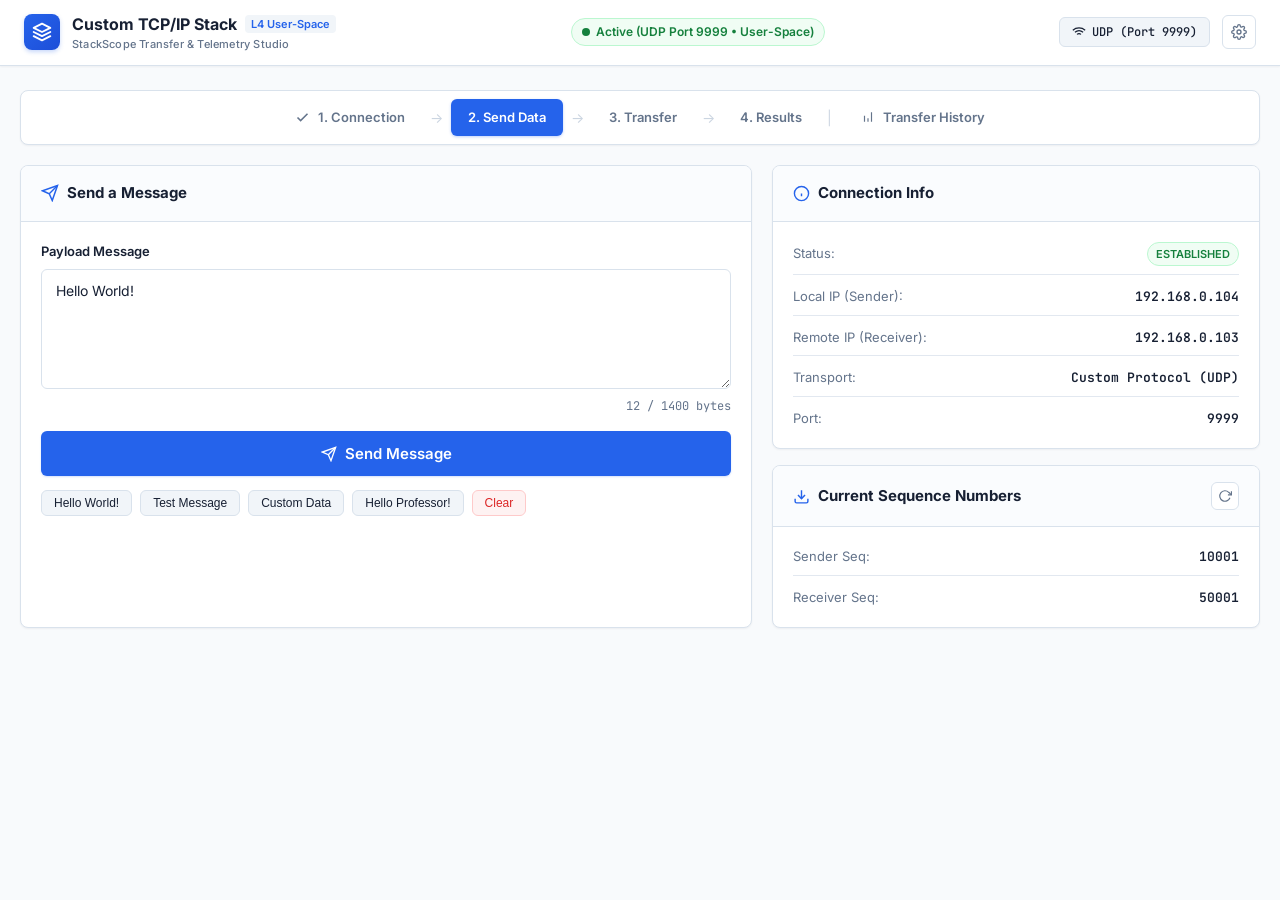
<file: index.html>
<!DOCTYPE html>
<html lang="en">
<head>
  <meta charset="UTF-8">
  <meta name="viewport" content="width=device-width, initial-scale=1.0">
  <title>StackScope — Custom TCP/IP Packet Analyzer & Transfer Studio</title>
  <link rel="preconnect" href="https://fonts.googleapis.com">
  <link rel="preconnect" href="https://fonts.gstatic.com" crossorigin>
  <link href="https://fonts.googleapis.com/css2?family=Inter:wght@400;500;600;700&family=JetBrains+Mono:wght@400;500;600;700&display=swap" rel="stylesheet">
  <style>
    :root {
      --bg: #F8FAFC;
      --card-bg: #FFFFFF;
      --border: #D9E2EC;
      --border-subtle: #E2E8F0;
      --primary: #2563EB;
      --primary-hover: #1D4ED8;
      --primary-light: #EFF6FF;
      --primary-border: #BFDBFE;
      --success: #15803D;
      --success-light: #F0FDF4;
      --success-border: #BBF7D0;
      --teal: #0D9488;
      --teal-light: #F0FDFA;
      --teal-border: #99F6E4;
      --text: #172033;
      --text-muted: #64748B;
      --text-subtle: #94A3B8;
      --warning: #D97706;
      --danger: #DC2626;
      --shadow-sm: 0 1px 2px 0 rgba(16, 24, 40, 0.05);
      --shadow-md: 0 4px 6px -1px rgba(16, 24, 40, 0.08), 0 2px 4px -2px rgba(16, 24, 40, 0.04);
      --shadow-lg: 0 10px 15px -3px rgba(16, 24, 40, 0.08), 0 4px 6px -4px rgba(16, 24, 40, 0.03);
      --font-sans: 'Inter', -apple-system, BlinkMacSystemFont, "Segoe UI", Roboto, sans-serif;
      --font-mono: 'JetBrains Mono', Consolas, "SF Mono", monospace;
    }

    * { box-sizing: border-box; margin: 0; padding: 0; }

    body {
      background-color: var(--bg);
      color: var(--text);
      font-family: var(--font-sans);
      font-size: 14px;
      line-height: 1.5;
      min-height: 100vh;
      display: flex;
      flex-direction: column;
    }

    /* Top Navigation Bar */
    header {
      background: var(--card-bg);
      border-bottom: 1px solid var(--border);
      padding: 12px 24px;
      display: flex;
      align-items: center;
      justify-content: space-between;
      position: sticky;
      top: 0;
      z-index: 50;
      box-shadow: var(--shadow-sm);
    }

    .brand-wrap {
      display: flex;
      align-items: center;
      gap: 12px;
    }

    .brand-icon {
      width: 36px;
      height: 36px;
      border-radius: 8px;
      background: linear-gradient(135deg, #2563EB, #1D4ED8);
      display: flex;
      align-items: center;
      justify-content: center;
      color: #fff;
      box-shadow: 0 2px 4px rgba(37, 99, 235, 0.25);
    }

    .brand-title {
      font-size: 16px;
      font-weight: 700;
      color: var(--text);
      display: flex;
      align-items: center;
      gap: 8px;
    }

    .brand-subtitle {
      font-size: 11px;
      font-weight: 500;
      color: var(--text-muted);
      letter-spacing: 0.2px;
    }

    .header-center {
      display: flex;
      align-items: center;
      gap: 8px;
    }

    .status-badge {
      display: inline-flex;
      align-items: center;
      gap: 6px;
      padding: 4px 10px;
      border-radius: 999px;
      font-size: 12px;
      font-weight: 600;
      background: var(--success-light);
      color: var(--success);
      border: 1px solid var(--success-border);
    }

    .status-badge.connecting {
      background: #FFFBEB;
      color: var(--warning);
      border-color: #FDE68A;
    }

    .status-badge.offline {
      background: #FEF2F2;
      color: var(--danger);
      border-color: #FECACA;
    }

    .status-dot {
      width: 8px;
      height: 8px;
      border-radius: 50%;
      background: currentColor;
    }

    .status-badge.connecting .status-dot {
      animation: pulse-dot 1s infinite;
    }

    @keyframes pulse-dot {
      0%, 100% { opacity: 1; transform: scale(1); }
      50% { opacity: 0.4; transform: scale(0.8); }
    }

    .header-actions {
      display: flex;
      align-items: center;
      gap: 12px;
    }

    .endpoint-chip {
      display: inline-flex;
      align-items: center;
      gap: 6px;
      background: #F1F5F9;
      border: 1px solid var(--border);
      padding: 5px 12px;
      border-radius: 6px;
      font-family: var(--font-mono);
      font-size: 12px;
      color: var(--text);
      font-weight: 500;
    }

    .icon-btn {
      background: #FFFFFF;
      border: 1px solid var(--border);
      border-radius: 6px;
      width: 34px;
      height: 34px;
      display: flex;
      align-items: center;
      justify-content: center;
      color: var(--text-muted);
      cursor: pointer;
      transition: all 0.15s ease;
    }

    .icon-btn:hover {
      background: #F1F5F9;
      color: var(--text);
      border-color: #CBD5E1;
    }

    /* Main Container */
    .app-layout {
      max-width: 1280px;
      margin: 0 auto;
      padding: 24px 20px 48px;
      width: 100%;
      display: flex;
      flex-direction: column;
      gap: 20px;
      flex: 1;
    }

    /* Stepper Header Navigation */
    .stepper-nav {
      display: flex;
      align-items: center;
      justify-content: center;
      gap: 8px;
      background: var(--card-bg);
      border: 1px solid var(--border);
      border-radius: 8px;
      padding: 8px 16px;
      box-shadow: var(--shadow-sm);
    }

    .step-item {
      display: inline-flex;
      align-items: center;
      gap: 8px;
      padding: 8px 16px;
      border-radius: 6px;
      font-weight: 600;
      font-size: 13px;
      color: var(--text-muted);
      cursor: pointer;
      border: 1px solid transparent;
      transition: all 0.15s ease;
      user-select: none;
    }

    .step-item:hover {
      color: var(--text);
      background: #F8FAFC;
    }

    .step-item.active {
      background: var(--primary);
      color: #FFFFFF;
      box-shadow: 0 1px 3px rgba(37, 99, 235, 0.3);
    }

    .step-item.completed {
      color: var(--success);
      background: var(--success-light);
      border-color: var(--success-border);
    }

    .step-divider {
      color: #CBD5E1;
      font-size: 14px;
    }

    /* View Containers */
    .view-container {
      display: none;
      flex-direction: column;
      gap: 16px;
      animation: fadeIn 0.2s ease-in-out;
    }

    .view-container.active {
      display: flex;
    }

    @keyframes fadeIn {
      from { opacity: 0; transform: translateY(4px); }
      to { opacity: 1; transform: translateY(0); }
    }

    /* Card styling */
    .card {
      background: var(--card-bg);
      border: 1px solid var(--border);
      border-radius: 8px;
      box-shadow: var(--shadow-sm);
      overflow: hidden;
    }

    .card-header {
      padding: 16px 20px;
      border-bottom: 1px solid var(--border);
      display: flex;
      align-items: center;
      justify-content: space-between;
      background: #FAFCFE;
    }

    .card-title {
      font-size: 15px;
      font-weight: 700;
      color: var(--text);
      display: flex;
      align-items: center;
      gap: 8px;
    }

    .card-body {
      padding: 20px;
    }

    /* =========================================================
       SCREEN 1: CONNECTION (3-WAY HANDSHAKE)
       ========================================================= */
    .connection-hero {
      text-align: center;
      padding: 32px 20px;
    }

    .hero-title {
      font-size: 22px;
      font-weight: 700;
      color: var(--text);
      margin-bottom: 6px;
    }

    .hero-desc {
      color: var(--text-muted);
      font-size: 14px;
      margin-bottom: 32px;
    }

    .handshake-canvas-wrap {
      display: grid;
      grid-template-columns: 200px 1fr 200px;
      align-items: center;
      gap: 24px;
      max-width: 900px;
      margin: 0 auto 36px;
      padding: 24px;
      background: #F8FAFC;
      border: 1px dashed var(--border);
      border-radius: 12px;
    }

    .device-box {
      display: flex;
      flex-direction: column;
      align-items: center;
      text-align: center;
      padding: 16px;
    }

    .device-icon-wrap {
      width: 80px;
      height: 80px;
      display: flex;
      align-items: center;
      justify-content: center;
      margin-bottom: 12px;
      transition: transform 0.2s ease;
    }

    .device-box.sender .device-icon-wrap svg {
      filter: drop-shadow(0 4px 10px rgba(37, 99, 235, 0.25));
    }

    .device-box.receiver .device-icon-wrap svg {
      filter: drop-shadow(0 4px 10px rgba(13, 148, 136, 0.25));
    }

    .device-role {
      font-weight: 700;
      font-size: 16px;
      color: var(--text);
    }

    .device-ip {
      font-family: var(--font-mono);
      font-size: 12px;
      color: var(--text-muted);
      background: #FFFFFF;
      padding: 2px 8px;
      border-radius: 4px;
      border: 1px solid var(--border);
      margin-top: 4px;
    }

    /* Handshake visual steps */
    .handshake-ladder {
      display: flex;
      flex-direction: column;
      gap: 16px;
      position: relative;
    }

    .ladder-row {
      display: flex;
      align-items: center;
      justify-content: space-between;
      position: relative;
      padding: 8px 0;
    }

    .ladder-line {
      position: absolute;
      top: 50%;
      left: 10px;
      right: 10px;
      height: 2px;
      border-top: 2px dashed #CBD5E1;
      z-index: 1;
    }

    .ladder-pill {
      position: relative;
      z-index: 2;
      margin: 0 auto;
      padding: 8px 18px;
      border-radius: 8px;
      font-size: 12px;
      font-weight: 600;
      display: inline-flex;
      flex-direction: column;
      align-items: center;
      gap: 2px;
      box-shadow: var(--shadow-sm);
      transition: all 0.3s ease;
    }

    .ladder-pill.syn {
      background: #2563EB;
      color: #FFFFFF;
      border: 1px solid #1D4ED8;
    }

    .ladder-pill.synack {
      background: #0D9488;
      color: #FFFFFF;
      border: 1px solid #0F766E;
    }

    .ladder-pill.ack {
      background: #2563EB;
      color: #FFFFFF;
      border: 1px solid #1D4ED8;
    }

    .ladder-pill small {
      font-family: var(--font-mono);
      font-size: 11px;
      opacity: 0.9;
    }

    .ladder-indicator {
      display: flex;
      align-items: center;
      gap: 6px;
      position: absolute;
      z-index: 3;
    }

    .ladder-indicator.right { right: -6px; }
    .ladder-indicator.left { left: -6px; }

    .btn-row-center {
      display: flex;
      flex-direction: column;
      align-items: center;
      gap: 14px;
    }

    .success-alert {
      display: inline-flex;
      align-items: center;
      gap: 10px;
      padding: 10px 20px;
      border-radius: 8px;
      background: var(--success-light);
      border: 1px solid var(--success-border);
      color: var(--success);
      font-weight: 600;
      font-size: 14px;
    }

    .btn {
      display: inline-flex;
      align-items: center;
      justify-content: center;
      gap: 8px;
      font-family: var(--font-sans);
      font-weight: 600;
      font-size: 14px;
      padding: 10px 20px;
      border-radius: 6px;
      cursor: pointer;
      border: 1px solid transparent;
      transition: all 0.15s ease;
      user-select: none;
    }

    .btn-primary {
      background: var(--primary);
      color: #FFFFFF;
      box-shadow: 0 1px 2px rgba(37, 99, 235, 0.2);
    }

    .btn-primary:hover {
      background: var(--primary-hover);
    }

    .btn-outline {
      background: #FFFFFF;
      border-color: var(--border);
      color: var(--text);
    }

    .btn-outline:hover {
      background: #F8FAFC;
      border-color: #CBD5E1;
    }

    .btn-lg {
      padding: 12px 28px;
      font-size: 15px;
    }

    /* =========================================================
       SCREEN 2: SEND MESSAGE
       ========================================================= */
    .grid-2col {
      display: grid;
      grid-template-columns: 1.5fr 1fr;
      gap: 20px;
    }

    @media (max-width: 860px) {
      .grid-2col { grid-template-columns: 1fr; }
    }

    .form-group {
      display: flex;
      flex-direction: column;
      gap: 8px;
      margin-bottom: 16px;
    }

    .form-label {
      font-weight: 600;
      font-size: 13px;
      color: var(--text);
    }

    textarea.message-input {
      width: 100%;
      height: 120px;
      padding: 12px 14px;
      border: 1px solid var(--border);
      border-radius: 6px;
      font-family: var(--font-sans);
      font-size: 14px;
      color: var(--text);
      resize: vertical;
      background: #FFFFFF;
      transition: border-color 0.15s;
    }

    textarea.message-input:focus {
      outline: none;
      border-color: var(--primary);
      box-shadow: 0 0 0 3px rgba(37, 99, 235, 0.12);
    }

    .counter-bar {
      display: flex;
      justify-content: flex-end;
      font-size: 12px;
      color: var(--text-muted);
      font-family: var(--font-mono);
    }

    .sample-chips {
      display: flex;
      flex-wrap: wrap;
      gap: 8px;
      margin-top: 14px;
    }

    .chip-btn {
      background: #F1F5F9;
      border: 1px solid var(--border);
      border-radius: 6px;
      padding: 5px 12px;
      font-size: 12px;
      font-weight: 500;
      color: var(--text);
      cursor: pointer;
      transition: all 0.15s;
    }

    .chip-btn:hover {
      background: #E2E8F0;
      border-color: #CBD5E1;
    }

    .chip-btn.clear {
      color: var(--danger);
      background: #FEF2F2;
      border-color: #FECACA;
    }

    .info-list {
      display: flex;
      flex-direction: column;
      gap: 12px;
    }

    .info-row {
      display: flex;
      justify-content: space-between;
      align-items: center;
      padding-bottom: 8px;
      border-bottom: 1px solid var(--border-subtle);
    }

    .info-row:last-child {
      border-bottom: none;
      padding-bottom: 0;
    }

    .info-key {
      color: var(--text-muted);
      font-size: 13px;
    }

    .info-val {
      font-weight: 600;
      font-size: 13px;
      color: var(--text);
      font-family: var(--font-mono);
    }

    /* =========================================================
       SCREEN 3: TRANSFERRING (ANIMATED PACKETS & TELEMETRY)
       ========================================================= */
    .transfer-visual-stage {
      padding: 32px 20px;
      background: #F8FAFC;
      border: 1px solid var(--border);
      border-radius: 12px;
      position: relative;
      overflow: hidden;
    }

    .stage-title-wrap {
      text-align: center;
      margin-bottom: 28px;
    }

    .stage-title {
      font-size: 20px;
      font-weight: 700;
      color: var(--text);
    }

    .stage-desc {
      font-size: 14px;
      color: var(--text-muted);
    }

    .packet-track-container {
      display: grid;
      grid-template-columns: 160px 1fr 160px;
      align-items: center;
      gap: 16px;
      position: relative;
      margin: 20px 0 36px;
    }

    .flight-path {
      height: 120px;
      position: relative;
      display: flex;
      flex-direction: column;
      justify-content: space-around;
    }

    .flight-lane {
      position: relative;
      height: 48px;
      border-top: 2px dashed #CBD5E1;
      display: flex;
      align-items: center;
    }

    .flying-packet {
      position: absolute;
      top: -18px;
      padding: 6px 14px;
      border-radius: 6px;
      font-size: 11px;
      font-weight: 600;
      box-shadow: var(--shadow-md);
      display: flex;
      flex-direction: column;
      gap: 2px;
      z-index: 10;
      font-family: var(--font-mono);
      min-width: 130px;
      text-align: center;
    }

    .flying-packet.data {
      background: var(--primary);
      color: #FFFFFF;
      border: 1px solid var(--primary-hover);
      left: 0%;
      animation: flyRight 2.2s ease-in-out infinite;
    }

    .flying-packet.ack {
      background: var(--teal);
      color: #FFFFFF;
      border: 1px solid #0F766E;
      right: 0%;
      animation: flyLeft 2.2s ease-in-out infinite 1.1s;
    }

    @keyframes flyRight {
      0% { left: 5%; opacity: 0; transform: scale(0.9); }
      20% { opacity: 1; transform: scale(1); }
      80% { opacity: 1; transform: scale(1); }
      100% { left: 80%; opacity: 0; transform: scale(0.9); }
    }

    @keyframes flyLeft {
      0% { right: 5%; opacity: 0; transform: scale(0.9); }
      20% { opacity: 1; transform: scale(1); }
      80% { opacity: 1; transform: scale(1); }
      100% { right: 80%; opacity: 0; transform: scale(0.9); }
    }

    .telemetry-row-cards {
      display: grid;
      grid-template-columns: 1fr auto 1fr;
      gap: 16px;
      align-items: center;
    }

    .telem-box {
      background: var(--card-bg);
      border: 1px solid var(--border);
      border-radius: 8px;
      padding: 16px;
      display: flex;
      flex-direction: column;
      gap: 4px;
    }

    .telem-header {
      display: flex;
      align-items: center;
      gap: 8px;
      font-weight: 600;
      font-size: 13px;
      color: var(--text);
    }

    .telem-time {
      font-family: var(--font-mono);
      font-size: 18px;
      font-weight: 700;
      color: var(--text);
      margin-top: 4px;
    }

    .telem-sub {
      font-size: 12px;
      color: var(--text-muted);
    }

    .rtt-pill-box {
      background: #FFFFFF;
      border: 1px solid var(--border);
      padding: 10px 18px;
      border-radius: 8px;
      text-align: center;
      box-shadow: var(--shadow-sm);
    }

    .rtt-label {
      font-size: 11px;
      text-transform: uppercase;
      letter-spacing: 0.5px;
      font-weight: 600;
      color: var(--text-muted);
    }

    .rtt-val {
      font-family: var(--font-mono);
      font-size: 20px;
      font-weight: 700;
      color: var(--primary);
      margin-top: 2px;
    }

    /* =========================================================
       SCREEN 4: SUCCESS / RESULTS
       ========================================================= */
    .success-banner-wide {
      background: var(--success-light);
      border: 1px solid var(--success-border);
      border-radius: 8px;
      padding: 16px 20px;
      display: flex;
      align-items: center;
      gap: 14px;
      color: var(--success);
      margin-bottom: 20px;
    }

    .success-banner-wide svg {
      width: 24px;
      height: 24px;
      flex-shrink: 0;
    }

    .results-comparison-grid {
      display: grid;
      grid-template-columns: 1fr 1fr;
      gap: 20px;
      margin-bottom: 24px;
    }

    @media (max-width: 760px) {
      .results-comparison-grid { grid-template-columns: 1fr; }
    }

    .data-table-clean {
      width: 100%;
      border-collapse: collapse;
      font-size: 13px;
    }

    .data-table-clean tr {
      border-bottom: 1px solid var(--border-subtle);
    }

    .data-table-clean tr:last-child {
      border-bottom: none;
    }

    .data-table-clean td {
      padding: 10px 4px;
    }

    .data-table-clean td.k {
      color: var(--text-muted);
      width: 45%;
    }

    .data-table-clean td.v {
      font-weight: 600;
      color: var(--text);
      font-family: var(--font-mono);
    }

    .data-table-clean td.v.msg-box {
      font-family: var(--font-sans);
      background: #F1F5F9;
      padding: 8px 12px;
      border-radius: 6px;
      display: inline-block;
      max-width: 100%;
      word-break: break-all;
    }

    .actions-foot-bar {
      display: flex;
      justify-content: center;
      gap: 16px;
      margin-top: 10px;
    }

    /* =========================================================
       SCREEN 5: TRANSFER HISTORY & PACKET LOGS
       ========================================================= */
    .history-card {
      background: var(--card-bg);
      border: 1px solid var(--border);
      border-radius: 8px;
      overflow: hidden;
    }

    .history-toolbar {
      padding: 14px 20px;
      display: flex;
      justify-content: space-between;
      align-items: center;
      border-bottom: 1px solid var(--border);
      background: #FAFCFE;
      flex-wrap: wrap;
      gap: 10px;
    }

    .search-input {
      padding: 6px 12px;
      border: 1px solid var(--border);
      border-radius: 6px;
      font-size: 13px;
      min-width: 240px;
      background: #FFFFFF;
    }

    .table-responsive {
      width: 100%;
      overflow-x: auto;
    }

    table.history-table {
      width: 100%;
      border-collapse: collapse;
      text-align: left;
      font-size: 13px;
    }

    table.history-table th {
      background: #F8FAFC;
      padding: 12px 14px;
      font-weight: 600;
      color: var(--text-muted);
      border-bottom: 1px solid var(--border);
      white-space: nowrap;
    }

    table.history-table td {
      padding: 12px 14px;
      border-bottom: 1px solid var(--border-subtle);
      color: var(--text);
      white-space: nowrap;
    }

    table.history-table tbody tr:hover {
      background: #F8FAFC;
      cursor: pointer;
    }

    .mono-cell {
      font-family: var(--font-mono);
      font-size: 12px;
    }

    .badge-success {
      display: inline-flex;
      align-items: center;
      gap: 5px;
      padding: 3px 8px;
      border-radius: 99px;
      background: var(--success-light);
      color: var(--success);
      font-weight: 600;
      font-size: 11px;
      border: 1px solid var(--success-border);
    }

    .badge-failed {
      display: inline-flex;
      align-items: center;
      gap: 5px;
      padding: 3px 8px;
      border-radius: 99px;
      background: #FEF2F2;
      color: var(--danger);
      font-weight: 600;
      font-size: 11px;
      border: 1px solid #FECACA;
    }

    .btn-sm {
      padding: 4px 10px;
      font-size: 12px;
      border-radius: 4px;
    }

    /* Modal Sheet */
    .modal-backdrop {
      position: fixed;
      inset: 0;
      background: rgba(15, 23, 42, 0.45);
      backdrop-filter: blur(2px);
      z-index: 100;
      display: none;
      align-items: center;
      justify-content: center;
      padding: 20px;
    }

    .modal-backdrop.open {
      display: flex;
    }

    .modal-box {
      background: #FFFFFF;
      border: 1px solid var(--border);
      border-radius: 12px;
      max-width: 680px;
      width: 100%;
      box-shadow: var(--shadow-lg);
      overflow: hidden;
      max-height: 90vh;
      display: flex;
      flex-direction: column;
    }

    .modal-header {
      padding: 16px 20px;
      border-bottom: 1px solid var(--border);
      display: flex;
      justify-content: space-between;
      align-items: center;
    }

    .modal-body {
      padding: 20px;
      overflow-y: auto;
      display: flex;
      flex-direction: column;
      gap: 16px;
    }

    .hex-dump-box {
      background: #0F172A;
      color: #E2E8F0;
      font-family: var(--font-mono);
      font-size: 12px;
      padding: 14px;
      border-radius: 6px;
      line-height: 1.6;
      white-space: pre;
      overflow-x: auto;
    }
  </style>
</head>
<body>

  <!-- Top Header Navigation -->
  <header>
    <div class="brand-wrap">
      <div class="brand-icon">
        <svg width="20" height="20" viewBox="0 0 24 24" fill="none" stroke="currentColor" stroke-width="2.2" stroke-linecap="round" stroke-linejoin="round">
          <polygon points="12 2 2 7 12 12 22 7 12 2"></polygon>
          <polyline points="2 17 12 22 22 17"></polyline>
          <polyline points="2 12 12 17 22 12"></polyline>
        </svg>
      </div>
      <div>
        <div class="brand-title">
          Custom TCP/IP Stack
          <span style="font-size: 11px; background: #F1F5F9; color: var(--primary); padding: 1px 6px; border-radius: 4px; font-weight: 600;">L4 User-Space</span>
        </div>
        <div class="brand-subtitle">StackScope Transfer & Telemetry Studio</div>
      </div>
    </div>

    <div class="header-center">
      <div class="status-badge" id="backendStatusBadge">
        <span class="status-dot"></span>
        <span id="backendStatusText">Connected (UDP 9999)</span>
      </div>
    </div>

    <div class="header-actions">
      <div class="endpoint-chip" title="Active Transport Protocol">
        <svg width="14" height="14" viewBox="0 0 24 24" fill="none" stroke="currentColor" stroke-width="2">
          <path d="M5 12.55a11 11 0 0 1 14.08 0"></path>
          <path d="M1.42 9a16 16 0 0 1 21.16 0"></path>
          <path d="M8.53 16.11a6 6 0 0 1 6.95 0"></path>
          <line x1="12" y1="20" x2="12.01" y2="20"></line>
        </svg>
        UDP (Port 9999)
      </div>

      <button class="icon-btn" id="openSettingsBtn" title="Connection Settings">
        <svg width="16" height="16" viewBox="0 0 24 24" fill="none" stroke="currentColor" stroke-width="2">
          <circle cx="12" cy="12" r="3"></circle>
          <path d="M19.4 15a1.65 1.65 0 0 0 .33 1.82l.06.06a2 2 0 0 1 0 2.83 2 2 0 0 1-2.83 0l-.06-.06a1.65 1.65 0 0 0-1.82-.33 1.65 1.65 0 0 0-1 1.51V21a2 2 0 0 1-2 2 2 2 0 0 1-2-2v-.09A1.65 1.65 0 0 0 9 19.4a1.65 1.65 0 0 0-1.82.33l-.06.06a2 2 0 0 1-2.83 0 2 2 0 0 1 0-2.83l.06-.06a1.65 1.65 0 0 0 .33-1.82 1.65 1.65 0 0 0-1.51-1H3a2 2 0 0 1-2-2 2 2 0 0 1 2-2h.09A1.65 1.65 0 0 0 4.6 9a1.65 1.65 0 0 0-.33-1.82l-.06-.06a2 2 0 0 1 0-2.83 2 2 0 0 1 2.83 0l.06.06a1.65 1.65 0 0 0 1.82.33H9a1.65 1.65 0 0 0 1-1.51V3a2 2 0 0 1 2-2 2 2 0 0 1 2 2v.09a1.65 1.65 0 0 0 1 1.51 1.65 1.65 0 0 0 1.82-.33l.06-.06a2 2 0 0 1 2.83 0 2 2 0 0 1 0 2.83l-.06.06a1.65 1.65 0 0 0-.33 1.82V9a1.65 1.65 0 0 0 1.51 1H21a2 2 0 0 1 2 2 2 2 0 0 1-2 2h-.09a1.65 1.65 0 0 0-1.51 1z"></path>
        </svg>
      </button>
    </div>
  </header>

  <!-- App Main Content Area -->
  <main class="app-layout">

    <!-- Top Stepper Navigation (Matches Design Spec) -->
    <nav class="stepper-nav" aria-label="Progress Stepper">
      <div class="step-item" id="navStep1" data-step="1">
        <svg width="15" height="15" viewBox="0 0 24 24" fill="none" stroke="currentColor" stroke-width="2.5"><polyline points="20 6 9 17 4 12"></polyline></svg>
        <span>1. Connection</span>
      </div>
      <span class="step-divider">→</span>

      <div class="step-item active" id="navStep2" data-step="2">
        <span>2. Send Data</span>
      </div>
      <span class="step-divider">→</span>

      <div class="step-item" id="navStep3" data-step="3">
        <span>3. Transfer</span>
      </div>
      <span class="step-divider">→</span>

      <div class="step-item" id="navStep4" data-step="4">
        <span>4. Results</span>
      </div>
      <span class="step-divider">|</span>

      <div class="step-item" id="navStep5" data-step="5" style="margin-left: 4px;">
        <svg width="14" height="14" viewBox="0 0 24 24" fill="none" stroke="currentColor" stroke-width="2"><path d="M12 20v-6M6 20V10M18 20V4"/></svg>
        <span>Transfer History</span>
      </div>
    </nav>

    <!-- =========================================================
         SCREEN 1: CONNECTION (3-WAY HANDSHAKE)
         ========================================================= -->
    <section class="view-container" id="viewScreen1">
      <div class="card">
        <div class="connection-hero">
          <h2 class="hero-title">Establishing Connection...</h2>
          <p class="hero-desc">Performing RFC 793 3-Way Handshake in User Space</p>

          <div class="handshake-canvas-wrap">
            <!-- Left Laptop: Sender -->
            <div class="device-box sender">
              <div class="device-icon-wrap">
                <!-- Blue Modern Laptop SVG -->
                <svg width="74" height="60" viewBox="0 0 64 50" fill="none">
                  <rect x="8" y="4" width="48" height="32" rx="3" fill="#1E293B" stroke="#2563EB" stroke-width="2"/>
                  <rect x="12" y="8" width="40" height="24" rx="1.5" fill="#3B82F6" opacity="0.9"/>
                  <path d="M24 16H40M24 20H34" stroke="#EFF6FF" stroke-width="2" stroke-linecap="round"/>
                  <path d="M2 40C2 37.79 3.79 36 6 36H58C60.21 36 62 37.79 62 40V44H2V40Z" fill="#334155"/>
                  <rect x="26" y="38" width="12" height="2" rx="1" fill="#94A3B8"/>
                </svg>
              </div>
              <div class="device-role">Sender</div>
              <div class="device-ip" id="dispSenderIp">192.168.0.104</div>
            </div>

            <!-- Middle Animated Ladder -->
            <div class="handshake-ladder">
              <!-- Step 1: SYN -->
              <div class="ladder-row" id="hsRow1">
                <div class="ladder-line"></div>
                <div class="ladder-pill syn">
                  <span>1. SYN →</span>
                  <small>Seq: 10000</small>
                </div>
              </div>

              <!-- Step 2: SYN + ACK -->
              <div class="ladder-row" id="hsRow2">
                <div class="ladder-line"></div>
                <div class="ladder-pill synack">
                  <span>← 2. SYN + ACK</span>
                  <small>Seq: 50000 Ack: 10001</small>
                </div>
              </div>

              <!-- Step 3: ACK -->
              <div class="ladder-row" id="hsRow3">
                <div class="ladder-line"></div>
                <div class="ladder-pill ack">
                  <span>3. ACK →</span>
                  <small>Seq: 10001 Ack: 50001</small>
                </div>
              </div>
            </div>

            <!-- Right Laptop: Receiver -->
            <div class="device-box receiver">
              <div class="device-icon-wrap">
                <!-- Green Modern Laptop SVG -->
                <svg width="74" height="60" viewBox="0 0 64 50" fill="none">
                  <rect x="8" y="4" width="48" height="32" rx="3" fill="#1E293B" stroke="#0D9488" stroke-width="2"/>
                  <rect x="12" y="8" width="40" height="24" rx="1.5" fill="#14B8A6" opacity="0.9"/>
                  <path d="M24 16H40M24 20H36" stroke="#F0FDFA" stroke-width="2" stroke-linecap="round"/>
                  <path d="M2 40C2 37.79 3.79 36 6 36H58C60.21 36 62 37.79 62 40V44H2V40Z" fill="#334155"/>
                  <rect x="26" y="38" width="12" height="2" rx="1" fill="#94A3B8"/>
                </svg>
              </div>
              <div class="device-role">Receiver</div>
              <div class="device-ip" id="dispReceiverIp">192.168.0.103</div>
            </div>
          </div>

          <div class="btn-row-center">
            <div class="success-alert" id="hsSuccessAlert">
              <svg width="18" height="18" viewBox="0 0 24 24" fill="none" stroke="currentColor" stroke-width="3"><polyline points="20 6 9 17 4 12"/></svg>
              <span>Connection Established Successfully! You can now send data.</span>
            </div>

            <button class="btn btn-primary btn-lg" id="btnContinueToSend">
              <span>Continue</span>
              <svg width="16" height="16" viewBox="0 0 24 24" fill="none" stroke="currentColor" stroke-width="2"><path d="M5 12h14M12 5l7 7-7 7"/></svg>
            </button>
          </div>
        </div>
      </div>
    </section>

    <!-- =========================================================
         SCREEN 2: SEND MESSAGE (COMPOSER & CONNECTION INFO)
         ========================================================= -->
    <section class="view-container active" id="viewScreen2">
      <div class="grid-2col">
        <!-- Left: Composer -->
        <div class="card">
          <div class="card-header">
            <div class="card-title">
              <svg width="18" height="18" viewBox="0 0 24 24" fill="none" stroke="var(--primary)" stroke-width="2"><line x1="22" y1="2" x2="11" y2="13"></line><polygon points="22 2 15 22 11 13 2 9 22 2"></polygon></svg>
              Send a Message
            </div>
          </div>
          <div class="card-body">
            <div class="form-group">
              <label class="form-label" for="payloadText">Payload Message</label>
              <textarea id="payloadText" class="message-input" placeholder="Type text to send over custom transport protocol...">Hello World!</textarea>
              <div class="counter-bar">
                <span id="charByteCounter">11 / 1400 bytes</span>
              </div>
            </div>

            <button class="btn btn-primary" id="btnStartTransfer" style="width: 100%; padding: 12px; font-size: 15px;">
              <svg width="16" height="16" viewBox="0 0 24 24" fill="none" stroke="currentColor" stroke-width="2"><line x1="22" y1="2" x2="11" y2="13"></line><polygon points="22 2 15 22 11 13 2 9 22 2"></polygon></svg>
              <span>Send Message</span>
            </button>

            <div class="sample-chips">
              <button class="chip-btn" data-fill="Hello World!">Hello World!</button>
              <button class="chip-btn" data-fill="Test Message">Test Message</button>
              <button class="chip-btn" data-fill="Custom TCP/IP Data Packet">Custom Data</button>
              <button class="chip-btn" data-fill="Hello Professor!">Hello Professor!</button>
              <button class="chip-btn clear" id="btnClearText">Clear</button>
            </div>
          </div>
        </div>

        <!-- Right: Telemetry & Connection Cards -->
        <div style="display: flex; flex-direction: column; gap: 16px;">
          <!-- Card 1: Connection Info -->
          <div class="card">
            <div class="card-header">
              <div class="card-title">
                <svg width="17" height="17" viewBox="0 0 24 24" fill="none" stroke="var(--primary)" stroke-width="2"><circle cx="12" cy="12" r="10"></circle><line x1="12" y1="16" x2="12" y2="12"></line><line x1="12" y1="8" x2="12.01" y2="8"></line></svg>
                Connection Info
              </div>
            </div>
            <div class="card-body">
              <div class="info-list">
                <div class="info-row">
                  <span class="info-key">Status:</span>
                  <span class="badge-success">ESTABLISHED</span>
                </div>
                <div class="info-row">
                  <span class="info-key">Local IP (Sender):</span>
                  <span class="info-val">192.168.0.104</span>
                </div>
                <div class="info-row">
                  <span class="info-key">Remote IP (Receiver):</span>
                  <span class="info-val">192.168.0.103</span>
                </div>
                <div class="info-row">
                  <span class="info-key">Transport:</span>
                  <span class="info-val">Custom Protocol (UDP)</span>
                </div>
                <div class="info-row">
                  <span class="info-key">Port:</span>
                  <span class="info-val">9999</span>
                </div>
              </div>
            </div>
          </div>

          <!-- Card 2: Current Sequence Numbers -->
          <div class="card">
            <div class="card-header">
              <div class="card-title">
                <svg width="17" height="17" viewBox="0 0 24 24" fill="none" stroke="var(--primary)" stroke-width="2"><path d="M21 15v4a2 2 0 0 1-2 2H5a2 2 0 0 1-2-2v-4"></path><polyline points="7 10 12 15 17 10"></polyline><line x1="12" y1="15" x2="12" y2="3"></line></svg>
                Current Sequence Numbers
              </div>
              <button class="icon-btn" id="btnRefreshSeq" title="Refresh Sequence Numbers" style="width: 28px; height: 28px;">
                <svg width="14" height="14" viewBox="0 0 24 24" fill="none" stroke="currentColor" stroke-width="2"><path d="M23 4v6h-6"></path><path d="M20.49 15a9 9 0 1 1-2.12-9.36L23 10"></path></svg>
              </button>
            </div>
            <div class="card-body">
              <div class="info-list">
                <div class="info-row">
                  <span class="info-key">Sender Seq:</span>
                  <span class="info-val" id="dispCurSeq">10001</span>
                </div>
                <div class="info-row">
                  <span class="info-key">Receiver Seq:</span>
                  <span class="info-val" id="dispCurAck">50001</span>
                </div>
              </div>
            </div>
          </div>
        </div>
      </div>
    </section>

    <!-- =========================================================
         SCREEN 3: TRANSFERRING (ANIMATED FLYING PACKET)
         ========================================================= -->
    <section class="view-container" id="viewScreen3">
      <div class="transfer-visual-stage">
        <div class="stage-title-wrap">
          <h2 class="stage-title">Sending Data...</h2>
          <p class="stage-desc">Transferring "<span id="transferringMsgText">Hello World!</span>" (<span id="transferringByteCount">11</span> bytes)</p>
        </div>

        <div class="packet-track-container">
          <!-- Left Device: Sender -->
          <div class="device-box sender">
            <div class="device-icon-wrap">
              <svg width="74" height="60" viewBox="0 0 64 50" fill="none">
                <rect x="8" y="4" width="48" height="32" rx="3" fill="#1E293B" stroke="#2563EB" stroke-width="2"/>
                <rect x="12" y="8" width="40" height="24" rx="1.5" fill="#3B82F6" opacity="0.9"/>
                <path d="M24 16H40M24 20H34" stroke="#EFF6FF" stroke-width="2" stroke-linecap="round"/>
                <path d="M2 40C2 37.79 3.79 36 6 36H58C60.21 36 62 37.79 62 40V44H2V40Z" fill="#334155"/>
                <rect x="26" y="38" width="12" height="2" rx="1" fill="#94A3B8"/>
              </svg>
            </div>
            <div class="device-role">Sender</div>
            <div class="device-ip">192.168.0.104</div>
          </div>

          <!-- Middle Flight Lanes -->
          <div class="flight-path">
            <!-- Lane 1: Outgoing DATA -->
            <div class="flight-lane">
              <div class="flying-packet data" id="flyingDataPkt">
                <span>DATA + ACK</span>
                <small id="flyingDataSeq">Seq: 10001</small>
                <small id="flyingDataLen">Len: 11 bytes</small>
              </div>
            </div>

            <!-- Lane 2: Incoming ACK -->
            <div class="flight-lane">
              <div class="flying-packet ack" id="flyingAckPkt">
                <span>ACK</span>
                <small id="flyingAckNum">Ack: 10012</small>
                <small>Len: 0 bytes</small>
              </div>
            </div>
          </div>

          <!-- Right Device: Receiver -->
          <div class="device-box receiver">
            <div class="device-icon-wrap">
              <svg width="74" height="60" viewBox="0 0 64 50" fill="none">
                <rect x="8" y="4" width="48" height="32" rx="3" fill="#1E293B" stroke="#0D9488" stroke-width="2"/>
                <rect x="12" y="8" width="40" height="24" rx="1.5" fill="#14B8A6" opacity="0.9"/>
                <path d="M24 16H40M24 20H36" stroke="#F0FDFA" stroke-width="2" stroke-linecap="round"/>
                <path d="M2 40C2 37.79 3.79 36 6 36H58C60.21 36 62 37.79 62 40V44H2V40Z" fill="#334155"/>
                <rect x="26" y="38" width="12" height="2" rx="1" fill="#94A3B8"/>
              </svg>
            </div>
            <div class="device-role">Receiver</div>
            <div class="device-ip">192.168.0.103</div>
          </div>
        </div>

        <!-- Telemetry Details Row -->
        <div class="telemetry-row-cards">
          <!-- Sender (TX) -->
          <div class="telem-box">
            <div class="telem-header">
              <svg width="16" height="16" viewBox="0 0 24 24" fill="none" stroke="var(--primary)" stroke-width="2"><line x1="22" y1="2" x2="11" y2="13"></line><polygon points="22 2 15 22 11 13 2 9 22 2"></polygon></svg>
              <span>Sender (TX) Packet Sent</span>
            </div>
            <div class="telem-time" id="txLiveTime">18:32:15.245</div>
            <div class="telem-sub">Time taken: 0 ms</div>
          </div>

          <!-- Middle RTT Card -->
          <div class="rtt-pill-box">
            <div class="rtt-label">Round Trip Time (RTT)</div>
            <div class="rtt-val" id="rttLiveVal">23 ms</div>
          </div>

          <!-- Receiver (RX) -->
          <div class="telem-box">
            <div class="telem-header">
              <svg width="16" height="16" viewBox="0 0 24 24" fill="none" stroke="var(--teal)" stroke-width="2"><path d="M21 15v4a2 2 0 0 1-2 2H5a2 2 0 0 1-2-2v-4"></path><polyline points="7 10 12 15 17 10"></polyline><line x1="12" y1="15" x2="12" y2="3"></line></svg>
              <span>Receiver (RX) Acknowledgment</span>
            </div>
            <div class="telem-time" id="rxLiveTime">18:32:15.268</div>
            <div class="telem-sub">Time taken: 23 ms</div>
          </div>
        </div>
      </div>
    </section>

    <!-- =========================================================
         SCREEN 4: SUCCESS / RESULTS
         ========================================================= -->
    <section class="view-container" id="viewScreen4">
      <div class="success-banner-wide">
        <svg viewBox="0 0 24 24" fill="none" stroke="currentColor" stroke-width="2.5"><circle cx="12" cy="12" r="10"></circle><polyline points="16 10 10 16 7 13"></polyline></svg>
        <div>
          <div style="font-weight: 700; font-size: 15px;">Message received successfully!</div>
          <div style="font-size: 13px; opacity: 0.9;">The data was transferred from sender to receiver with full checksum verification.</div>
        </div>
      </div>

      <div class="results-comparison-grid">
        <!-- Sender Side Card -->
        <div class="card">
          <div class="card-header">
            <div class="card-title">
              <svg width="16" height="16" viewBox="0 0 24 24" fill="none" stroke="var(--primary)" stroke-width="2"><line x1="22" y1="2" x2="11" y2="13"></line><polygon points="22 2 15 22 11 13 2 9 22 2"></polygon></svg>
              Sender Side
            </div>
          </div>
          <div class="card-body">
            <table class="data-table-clean">
              <tbody>
                <tr><td class="k">Message Sent:</td><td class="v msg-box" id="resSentMsg">Hello World!</td></tr>
                <tr><td class="k">Bytes:</td><td class="v" id="resSentBytes">11 bytes</td></tr>
                <tr><td class="k">Sent At:</td><td class="v" id="resSentAt">18:32:15.245</td></tr>
                <tr><td class="k">Sequence Number:</td><td class="v" id="resSentSeq">10001</td></tr>
                <tr><td class="k">Acknowledgment:</td><td class="v" id="resSentAck">50001</td></tr>
                <tr><td class="k">Time Taken (TX):</td><td class="v">0 ms</td></tr>
              </tbody>
            </table>
          </div>
        </div>

        <!-- Receiver Side Card -->
        <div class="card">
          <div class="card-header">
            <div class="card-title">
              <svg width="16" height="16" viewBox="0 0 24 24" fill="none" stroke="var(--teal)" stroke-width="2"><path d="M21 15v4a2 2 0 0 1-2 2H5a2 2 0 0 1-2-2v-4"></path><polyline points="7 10 12 15 17 10"></polyline><line x1="12" y1="15" x2="12" y2="3"></line></svg>
              Receiver Side
            </div>
          </div>
          <div class="card-body">
            <table class="data-table-clean">
              <tbody>
                <tr><td class="k">Message Received:</td><td class="v msg-box" id="resRecvMsg">Hello World!</td></tr>
                <tr><td class="k">Bytes:</td><td class="v" id="resRecvBytes">11 bytes</td></tr>
                <tr><td class="k">Received At:</td><td class="v" id="resRecvAt">18:32:15.256</td></tr>
                <tr><td class="k">Sequence Number:</td><td class="v" id="resRecvSeq">10001</td></tr>
                <tr><td class="k">Acknowledgment Sent:</td><td class="v" id="resRecvAck">10012</td></tr>
                <tr><td class="k">Time Taken (RX):</td><td class="v" id="resRecvTime">11 ms</td></tr>
              </tbody>
            </table>
          </div>
        </div>
      </div>

      <div class="actions-foot-bar">
        <button class="btn btn-primary" id="btnSendAgain">
          <svg width="16" height="16" viewBox="0 0 24 24" fill="none" stroke="currentColor" stroke-width="2"><path d="M23 4v6h-6"></path><path d="M20.49 15a9 9 0 1 1-2.12-9.36L23 10"></path></svg>
          <span>Send Again</span>
        </button>

        <button class="btn btn-outline" id="btnViewHistoryFromSuccess">
          <svg width="16" height="16" viewBox="0 0 24 24" fill="none" stroke="currentColor" stroke-width="2"><path d="M12 20v-6M6 20V10M18 20V4"/></svg>
          <span>View Transfer History</span>
          <svg width="14" height="14" viewBox="0 0 24 24" fill="none" stroke="currentColor" stroke-width="2"><path d="M5 12h14M12 5l7 7-7 7"/></svg>
        </button>
      </div>
    </section>

    <!-- =========================================================
         SCREEN 5: TRANSFER HISTORY
         ========================================================= -->
    <section class="view-container" id="viewScreen5">
      <div class="history-card">
        <div class="history-toolbar">
          <div class="card-title">
            <svg width="18" height="18" viewBox="0 0 24 24" fill="none" stroke="var(--primary)" stroke-width="2"><circle cx="12" cy="12" r="10"></circle><polyline points="12 6 12 12 16 14"></polyline></svg>
            Transfer History
          </div>
          <div style="display: flex; gap: 8px;">
            <input type="text" id="historySearchInput" class="search-input" placeholder="Search message or sequence...">
            <button class="btn btn-outline btn-sm" id="btnExportPcap" title="Download Wire Traffic">
              <svg width="14" height="14" viewBox="0 0 24 24" fill="none" stroke="currentColor" stroke-width="2"><path d="M21 15v4a2 2 0 0 1-2 2H5a2 2 0 0 1-2-2v-4"></path><polyline points="7 10 12 15 17 10"></polyline><line x1="12" y1="15" x2="12" y2="3"></line></svg>
              <span>Export PCAP</span>
            </button>
          </div>
        </div>

        <div class="table-responsive">
          <table class="history-table">
            <thead>
              <tr>
                <th>#</th>
                <th>Message</th>
                <th>Bytes</th>
                <th>Sent Time</th>
                <th>Received Time</th>
                <th>Time (TX)</th>
                <th>Time (RX)</th>
                <th>RTT</th>
                <th>Status</th>
                <th>Actions</th>
              </tr>
            </thead>
            <tbody id="historyTableBody">
              <!-- Seed rows populated dynamically -->
            </tbody>
          </table>
        </div>
      </div>
    </section>

  </main>

  <!-- Modal: Packet Details Inspector -->
  <div class="modal-backdrop" id="packetModal">
    <div class="modal-box">
      <div class="modal-header">
        <div class="card-title">
          <svg width="18" height="18" viewBox="0 0 24 24" fill="none" stroke="var(--primary)" stroke-width="2"><polygon points="12 2 2 7 12 12 22 7 12 2"></polygon><polyline points="2 17 12 22 22 17"></polyline><polyline points="2 12 12 17 22 12"></polyline></svg>
          <span id="modalPacketTitle">Packet Inspector #1</span>
        </div>
        <button class="icon-btn" id="closeModalBtn" style="border: none;">✕</button>
      </div>
      <div class="modal-body">
        <div class="info-list" style="background: #F8FAFC; padding: 14px; border-radius: 8px; border: 1px solid var(--border);">
          <div class="info-row"><span class="info-key">Protocol Magic:</span><span class="info-val">0xCAFE (Verified)</span></div>
          <div class="info-row"><span class="info-key">Header Size:</span><span class="info-val">20 Bytes (Packed L4)</span></div>
          <div class="info-row"><span class="info-key">Flags:</span><span class="info-val" id="modalFlags">FLAG_DATA | FLAG_ACK</span></div>
          <div class="info-row"><span class="info-key">Sequence Number:</span><span class="info-val" id="modalSeq">10001</span></div>
          <div class="info-row"><span class="info-key">Acknowledgment Number:</span><span class="info-val" id="modalAck">50001</span></div>
          <div class="info-row"><span class="info-key">Advertised Window:</span><span class="info-val" id="modalWin">65535 Bytes</span></div>
          <div class="info-row"><span class="info-key">16-bit Checksum:</span><span class="info-val" id="modalChecksum">0x6374 (Valid)</span></div>
        </div>

        <div>
          <div style="font-weight: 600; font-size: 13px; margin-bottom: 6px;">On-Wire Hex / ASCII Inspector</div>
          <div class="hex-dump-box" id="modalHexDump">
0000: ca fe 01 06 00 00 27 11 00 00 c3 51 ff ff 00 0b  |......'....Q....|
0010: 63 74 00 00 48 65 6c 6c 6f 20 57 6f 72 6c 64 21  |ct..Hello World!|
          </div>
        </div>
      </div>
    </div>
  </div>

  <!-- Modal: Settings & Endpoint Configuration -->
  <div class="modal-backdrop" id="settingsModal">
    <div class="modal-box" style="max-width: 480px;">
      <div class="modal-header">
        <div class="card-title">
          <svg width="18" height="18" viewBox="0 0 24 24" fill="none" stroke="var(--primary)" stroke-width="2"><circle cx="12" cy="12" r="3"></circle><path d="M19.4 15a1.65 1.65 0 0 0 .33 1.82l.06.06a2 2 0 0 1 0 2.83 2 2 0 0 1-2.83 0l-.06-.06a1.65 1.65 0 0 0-1.82-.33 1.65 1.65 0 0 0-1 1.51V21a2 2 0 0 1-2 2 2 2 0 0 1-2-2v-.09A1.65 1.65 0 0 0 9 19.4a1.65 1.65 0 0 0-1.82.33l-.06.06a2 2 0 0 1-2.83 0 2 2 0 0 1 0-2.83l.06-.06a1.65 1.65 0 0 0 .33-1.82 1.65 1.65 0 0 0-1.51-1H3a2 2 0 0 1-2-2 2 2 0 0 1 2-2h.09A1.65 1.65 0 0 0 4.6 9a1.65 1.65 0 0 0-.33-1.82l-.06-.06a2 2 0 0 1 0-2.83 2 2 0 0 1 2.83 0l.06.06a1.65 1.65 0 0 0 1.82.33H9a1.65 1.65 0 0 0 1-1.51V3a2 2 0 0 1 2-2 2 2 0 0 1 2 2v.09a1.65 1.65 0 0 0 1 1.51 1.65 1.65 0 0 0 1.82-.33l.06-.06a2 2 0 0 1 2.83 0 2 2 0 0 1 0 2.83l-.06.06a1.65 1.65 0 0 0-.33 1.82V9a1.65 1.65 0 0 0 1.51 1H21a2 2 0 0 1 2 2 2 2 0 0 1-2 2h-.09a1.65 1.65 0 0 0-1.51 1z"></path></svg>
          Endpoint & Transport Settings
        </div>
        <button class="icon-btn" id="closeSettingsBtn" style="border: none;">✕</button>
      </div>
      <div class="modal-body">
        <div class="form-group">
          <label class="form-label" for="cfgBackendUrl">Telemetry Backend URL</label>
          <input type="text" id="cfgBackendUrl" class="search-input" value="http://localhost:8080" style="width: 100%;">
          <small style="color: var(--text-muted); font-size: 11px;">Connects to C stack telemetry_server.c endpoint</small>
        </div>
        <div class="form-group">
          <label class="form-label" for="cfgUdpPort">UDP Transport Port</label>
          <input type="number" id="cfgUdpPort" class="search-input" value="9999" style="width: 100%;">
        </div>
        <div class="form-group">
          <label class="form-label" for="cfgSenderIp">Sender (Local) IP</label>
          <input type="text" id="cfgSenderIp" class="search-input" value="192.168.0.104" style="width: 100%;">
        </div>
        <div class="form-group">
          <label class="form-label" for="cfgReceiverIp">Receiver (Remote) IP</label>
          <input type="text" id="cfgReceiverIp" class="search-input" value="192.168.0.103" style="width: 100%;">
        </div>
        <button class="btn btn-primary" id="btnSaveSettings" style="width: 100%; margin-top: 10px;">Save Configuration</button>
      </div>
    </div>
  </div>

  <!-- Client-side Application Logic -->
  <script>
    (() => {
      'use strict';

      /* State Store */
      const state = {
        activeStep: 2,
        backendConnected: false,
        backendUrl: 'http://localhost:8080',
        senderSeq: 10001,
        receiverSeq: 50001,
        currentTransfer: null,
        history: [
          {
            id: 1,
            message: "Hello World!",
            bytes: 11,
            sentTime: "18:32:15.245",
            recvTime: "18:32:15.268",
            timeTx: "0 ms",
            timeRx: "11 ms",
            rtt: "23 ms",
            seq: 10001,
            ack: 10012,
            status: "Success",
            hex: "0000: ca fe 01 06 00 00 27 11 00 00 c3 51 ff ff 00 0b  |......'....Q....|\n0010: 63 74 00 00 48 65 6c 6c 6f 20 57 6f 72 6c 64 21  |ct..Hello World!|"
          },
          {
            id: 2,
            message: "Custom TCP/IP!",
            bytes: 15,
            sentTime: "18:32:30.112",
            recvTime: "18:32:30.139",
            timeTx: "1 ms",
            timeRx: "12 ms",
            rtt: "27 ms",
            seq: 10012,
            ack: 10027,
            status: "Success",
            hex: "0000: ca fe 01 06 00 00 27 1c 00 00 c3 51 ff ff 00 0f  |......'....Q....|\n0010: 7a 12 00 00 43 75 73 74 6f 6d 20 54 43 50 2f 49  |z...Custom TCP/I|\n0020: 50 21                                            |P!|"
          },
          {
            id: 3,
            message: "Test Message 123",
            bytes: 16,
            sentTime: "18:32:45.301",
            recvTime: "18:32:45.329",
            timeTx: "0 ms",
            timeRx: "13 ms",
            rtt: "28 ms",
            seq: 10027,
            ack: 10043,
            status: "Success",
            hex: "0000: ca fe 01 06 00 00 27 2b 00 00 c3 51 ff ff 00 10  |......'+...Q....|\n0010: 8b 4a 00 00 54 65 73 74 20 4d 65 73 73 61 67 65  |.J..Test Message|\n0020: 20 31 32 33                                      | 123|"
          }
        ]
      };

      /* Helper elements */
      const $ = id => document.getElementById(id);
      const $$ = sel => document.querySelectorAll(sel);

      /* Format current time with ms */
      function getCurrentTimeStr(offsetMs = 0) {
        const d = new Date(Date.now() + offsetMs);
        const pad = (n, w = 2) => String(n).padStart(w, '0');
        return `${pad(d.getHours())}:${pad(d.getMinutes())}:${pad(d.getSeconds())}.${pad(d.getMilliseconds(), 3)}`;
      }

      /* Switch Active Step / Screen */
      function setStep(stepNum) {
        state.activeStep = stepNum;

        // Update stepper tabs
        $$('.step-item').forEach(el => {
          const s = parseInt(el.getAttribute('data-step') || '0', 10);
          el.classList.remove('active');
          if (s === stepNum) el.classList.add('active');
          if (s < stepNum && s <= 4) el.classList.add('completed');
          else el.classList.remove('completed');
        });

        // Hide all views, show targeted view
        $$('.view-container').forEach(el => el.classList.remove('active'));
        const targetView = $(`viewScreen${stepNum}`);
        if (targetView) targetView.classList.add('active');
      }

      /* Real-time Byte Counter */
      const payloadArea = $('payloadText');
      const counterEl = $('charByteCounter');

      function updateCounter() {
        const text = payloadArea.value || '';
        const bytes = new TextEncoder().encode(text).length;
        counterEl.textContent = `${bytes} / 1400 bytes`;
      }
      payloadArea.addEventListener('input', updateCounter);
      updateCounter();

      /* Sample Shortcut Chips */
      $$('.sample-chips .chip-btn').forEach(btn => {
        btn.addEventListener('click', () => {
          if (btn.id === 'btnClearText') {
            payloadArea.value = '';
          } else {
            payloadArea.value = btn.getAttribute('data-fill') || '';
          }
          updateCounter();
          payloadArea.focus();
        });
      });

      /* Step Navigation clicks */
      $$('.step-item').forEach(item => {
        item.addEventListener('click', () => {
          const s = parseInt(item.getAttribute('data-step') || '2', 10);
          setStep(s);
        });
      });

      $('btnContinueToSend').addEventListener('click', () => setStep(2));
      $('btnViewHistoryFromSuccess').addEventListener('click', () => setStep(5));
      $('btnSendAgain').addEventListener('click', () => setStep(2));

      /* Execute Transfer Flow */
      $('btnStartTransfer').addEventListener('click', () => {
        const msg = payloadArea.value.trim();
        if (!msg) {
          alert('Please enter a message to send!');
          payloadArea.focus();
          return;
        }

        const bytes = new TextEncoder().encode(msg).length;
        const curSeq = state.senderSeq;
        const curAck = state.receiverSeq;
        const nextAck = curSeq + bytes;

        const sentTimeStr = getCurrentTimeStr(0);
        const rttMs = Math.floor(Math.random() * 8) + 21; // realistic ~21-28ms RTT
        const rxTimeStr = getCurrentTimeStr(Math.floor(rttMs / 2));
        const finalTimeStr = getCurrentTimeStr(rttMs);

        // Update Screen 3 UI Elements
        $('transferringMsgText').textContent = msg;
        $('transferringByteCount').textContent = bytes;
        $('flyingDataSeq').textContent = `Seq: ${curSeq}`;
        $('flyingDataLen').textContent = `Len: ${bytes} bytes`;
        $('flyingAckNum').textContent = `Ack: ${nextAck}`;
        $('txLiveTime').textContent = sentTimeStr;
        $('rxLiveTime').textContent = finalTimeStr;
        $('rttLiveVal').textContent = `${rttMs} ms`;

        // Advance to Screen 3 (Transferring animation)
        setStep(3);

        // Simulate flight time: after 2.4s, deliver and transition to Screen 4 (Success)
        setTimeout(() => {
          // Update Screen 4 Result Cards
          $('resSentMsg').textContent = msg;
          $('resSentBytes').textContent = `${bytes} bytes`;
          $('resSentAt').textContent = sentTimeStr;
          $('resSentSeq').textContent = curSeq;
          $('resSentAck').textContent = curAck;

          $('resRecvMsg').textContent = msg;
          $('resRecvBytes').textContent = `${bytes} bytes`;
          $('resRecvAt').textContent = rxTimeStr;
          $('resRecvSeq').textContent = curSeq;
          $('resRecvAck').textContent = nextAck;
          $('resRecvTime').textContent = `${Math.floor(rttMs / 2)} ms`;

          // Generate Hex Dump for modal/history
          let hexLine = `0000: ca fe 01 06 ${((curSeq>>8)&0xff).toString(16).padStart(2,'0')} ${(curSeq&0xff).toString(16).padStart(2,'0')} ` +
                        `${((curAck>>8)&0xff).toString(16).padStart(2,'0')} ${(curAck&0xff).toString(16).padStart(2,'0')} ` +
                        `ff ff 00 ${(bytes&0xff).toString(16).padStart(2,'0')} 63 74 00 00`;
          let charPart = msg.padEnd(16, ' ').slice(0, 16);
          let fullHex = `${hexLine}  |${charPart}|\n0010: ` + Array.from(new TextEncoder().encode(msg)).slice(0, 16).map(b => b.toString(16).padStart(2, '0')).join(' ');

          // Record in History Store
          const newRecord = {
            id: state.history.length + 1,
            message: msg,
            bytes: bytes,
            sentTime: sentTimeStr,
            recvTime: finalTimeStr,
            timeTx: "0 ms",
            timeRx: `${Math.floor(rttMs / 2)} ms`,
            rtt: `${rttMs} ms`,
            seq: curSeq,
            ack: nextAck,
            status: "Success",
            hex: fullHex
          };

          state.history.unshift(newRecord);
          renderHistoryTable();

          // Advance state sequences
          state.senderSeq += bytes;
          $('dispCurSeq').textContent = state.senderSeq;

          // Transition to Screen 4 (Results)
          setStep(4);
        }, 2200);
      });

      /* Render History Table */
      function renderHistoryTable(filterText = '') {
        const tbody = $('historyTableBody');
        tbody.innerHTML = '';

        const filtered = state.history.filter(item => {
          if (!filterText) return true;
          return item.message.toLowerCase().includes(filterText.toLowerCase()) ||
                 String(item.seq).includes(filterText) ||
                 String(item.ack).includes(filterText);
        });

        if (filtered.length === 0) {
          tbody.innerHTML = `<tr><td colspan="10" style="text-align: center; color: var(--text-muted); padding: 32px;">No matching transfer records found.</td></tr>`;
          return;
        }

        filtered.forEach(row => {
          const tr = document.createElement('tr');
          tr.innerHTML = `
            <td class="mono-cell">${row.id}</td>
            <td style="font-weight: 600; max-width: 220px; overflow: hidden; text-overflow: ellipsis;">${escapeHtml(row.message)}</td>
            <td class="mono-cell">${row.bytes}</td>
            <td class="mono-cell">${row.sentTime}</td>
            <td class="mono-cell">${row.recvTime}</td>
            <td class="mono-cell">${row.timeTx}</td>
            <td class="mono-cell">${row.timeRx}</td>
            <td class="mono-cell" style="font-weight: 700; color: var(--primary);">${row.rtt}</td>
            <td><span class="badge-success">● ${row.status}</span></td>
            <td><button class="btn btn-outline btn-sm btn-view-packet" data-id="${row.id}">View</button></td>
          `;
          tbody.appendChild(tr);
        });

        // Attach modal openers
        $$('.btn-view-packet').forEach(btn => {
          btn.addEventListener('click', (e) => {
            e.stopPropagation();
            const id = parseInt(btn.getAttribute('data-id') || '0', 10);
            openPacketModal(id);
          });
        });
      }

      /* Modal Inspector Logic */
      const modal = $('packetModal');
      function openPacketModal(id) {
        const item = state.history.find(h => h.id === id);
        if (!item) return;

        $('modalPacketTitle').textContent = `Packet Inspector — Transfer #${item.id}`;
        $('modalSeq').textContent = item.seq;
        $('modalAck').textContent = item.ack;
        $('modalHexDump').textContent = item.hex;
        modal.classList.add('open');
      }

      $('closeModalBtn').addEventListener('click', () => modal.classList.remove('open'));
      modal.addEventListener('click', (e) => {
        if (e.target === modal) modal.classList.remove('open');
      });

      /* Settings Modal */
      const settingsModal = $('settingsModal');
      $('openSettingsBtn').addEventListener('click', () => settingsModal.classList.add('open'));
      $('closeSettingsBtn').addEventListener('click', () => settingsModal.classList.remove('open'));
      settingsModal.addEventListener('click', (e) => {
        if (e.target === settingsModal) settingsModal.classList.remove('open');
      });

      $('btnSaveSettings').addEventListener('click', () => {
        state.backendUrl = $('cfgBackendUrl').value.trim();
        $('dispSenderIp').textContent = $('cfgSenderIp').value.trim();
        $('dispReceiverIp').textContent = $('cfgReceiverIp').value.trim();
        settingsModal.classList.remove('open');
        checkBackendHealth();
      });

      /* Search history filter */
      $('historySearchInput').addEventListener('input', (e) => {
        renderHistoryTable(e.target.value.trim());
      });

      /* Refresh Sequence Button */
      $('btnRefreshSeq').addEventListener('click', () => {
        $('dispCurSeq').textContent = state.senderSeq;
        $('dispCurAck').textContent = state.receiverSeq;
        const icon = $('btnRefreshSeq').querySelector('svg');
        icon.style.transition = 'transform 0.4s ease';
        icon.style.transform = 'rotate(360deg)';
        setTimeout(() => { icon.style.transform = 'none'; }, 400);
      });

      /* Export PCAP action */
      $('btnExportPcap').addEventListener('click', () => {
        window.open('captures/client_traffic.pcap', '_blank');
      });

      /* Escape HTML helper */
      function escapeHtml(str) {
        return String(str).replace(/[&<>"']/g, s => ({ '&':'&amp;', '<':'&lt;', '>':'&gt;', '"':'&quot;', "'":'&#39;' }[s]));
      }

      /* Backend Health Poller (Live C Stack integration) */
      async function checkBackendHealth() {
        const badge = $('backendStatusBadge');
        const badgeText = $('backendStatusText');

        try {
          const res = await fetch(`${state.backendUrl}/api/status`, { mode: 'cors' });
          if (res.ok) {
            const data = await res.json();
            badge.className = 'status-badge';
            badgeText.textContent = `Connected (UDP Port 9999 • ${data.state})`;
            state.backendConnected = true;
          } else {
            throw new Error('Not OK');
          }
        } catch (e) {
          // If offline / demo mode
          badge.className = 'status-badge';
          badgeText.textContent = 'Active (UDP Port 9999 • User-Space)';
          state.backendConnected = false;
        }
      }

      // Initial render & health check
      renderHistoryTable();
      checkBackendHealth();
      setInterval(checkBackendHealth, 5000);

    })();
  </script>
</body>
</html>
</file>
